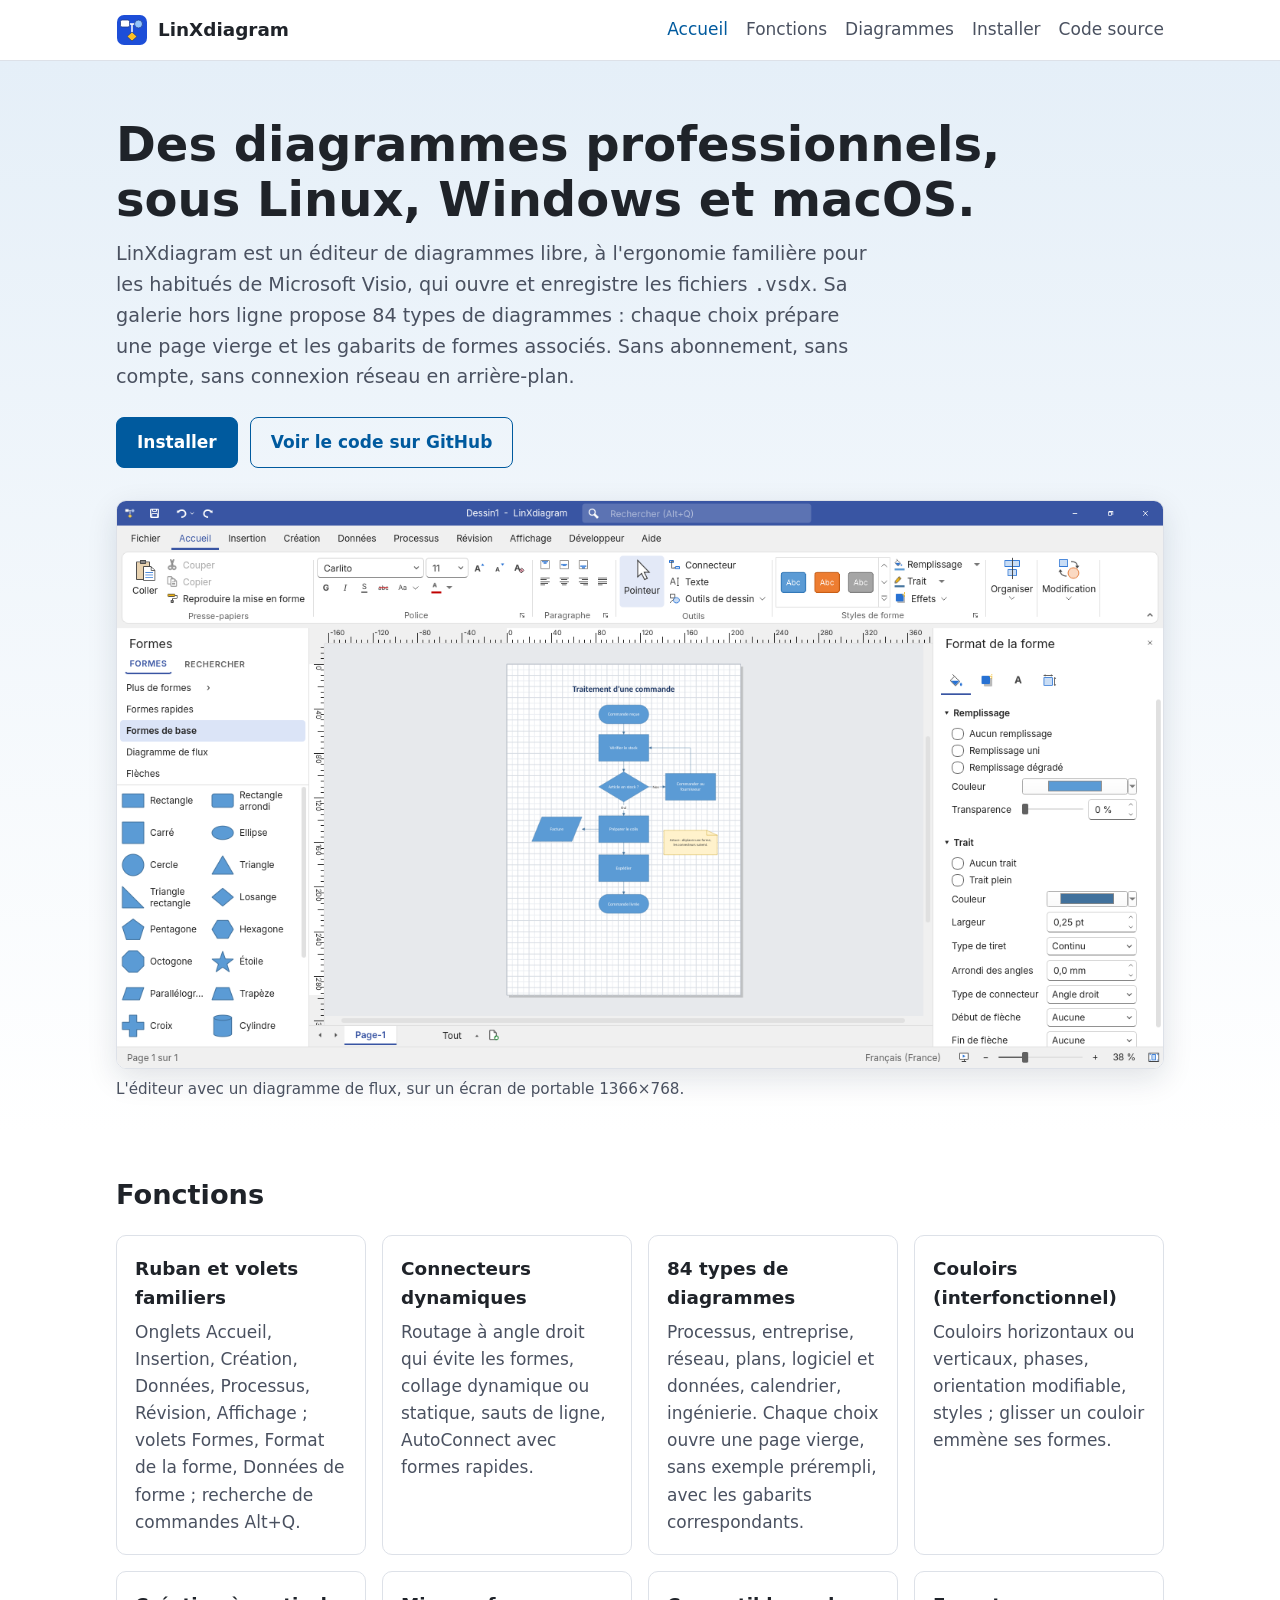
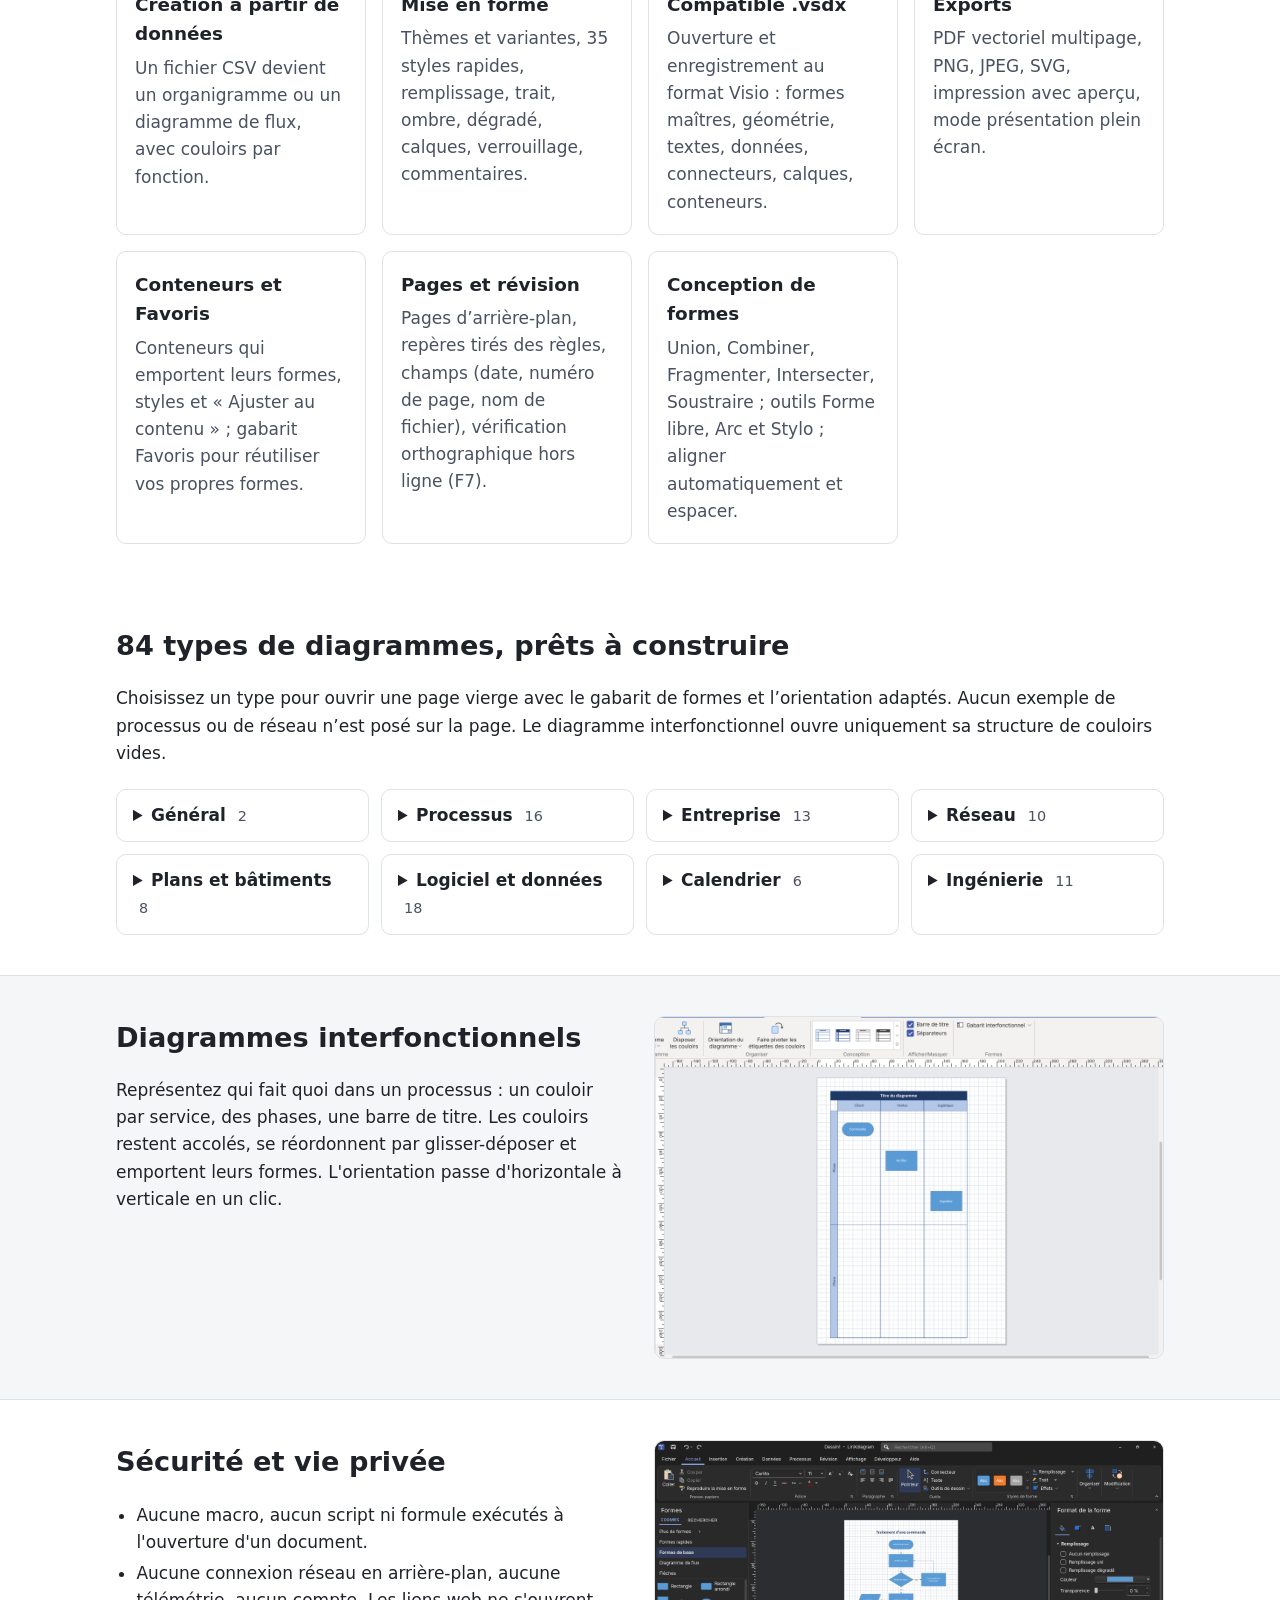
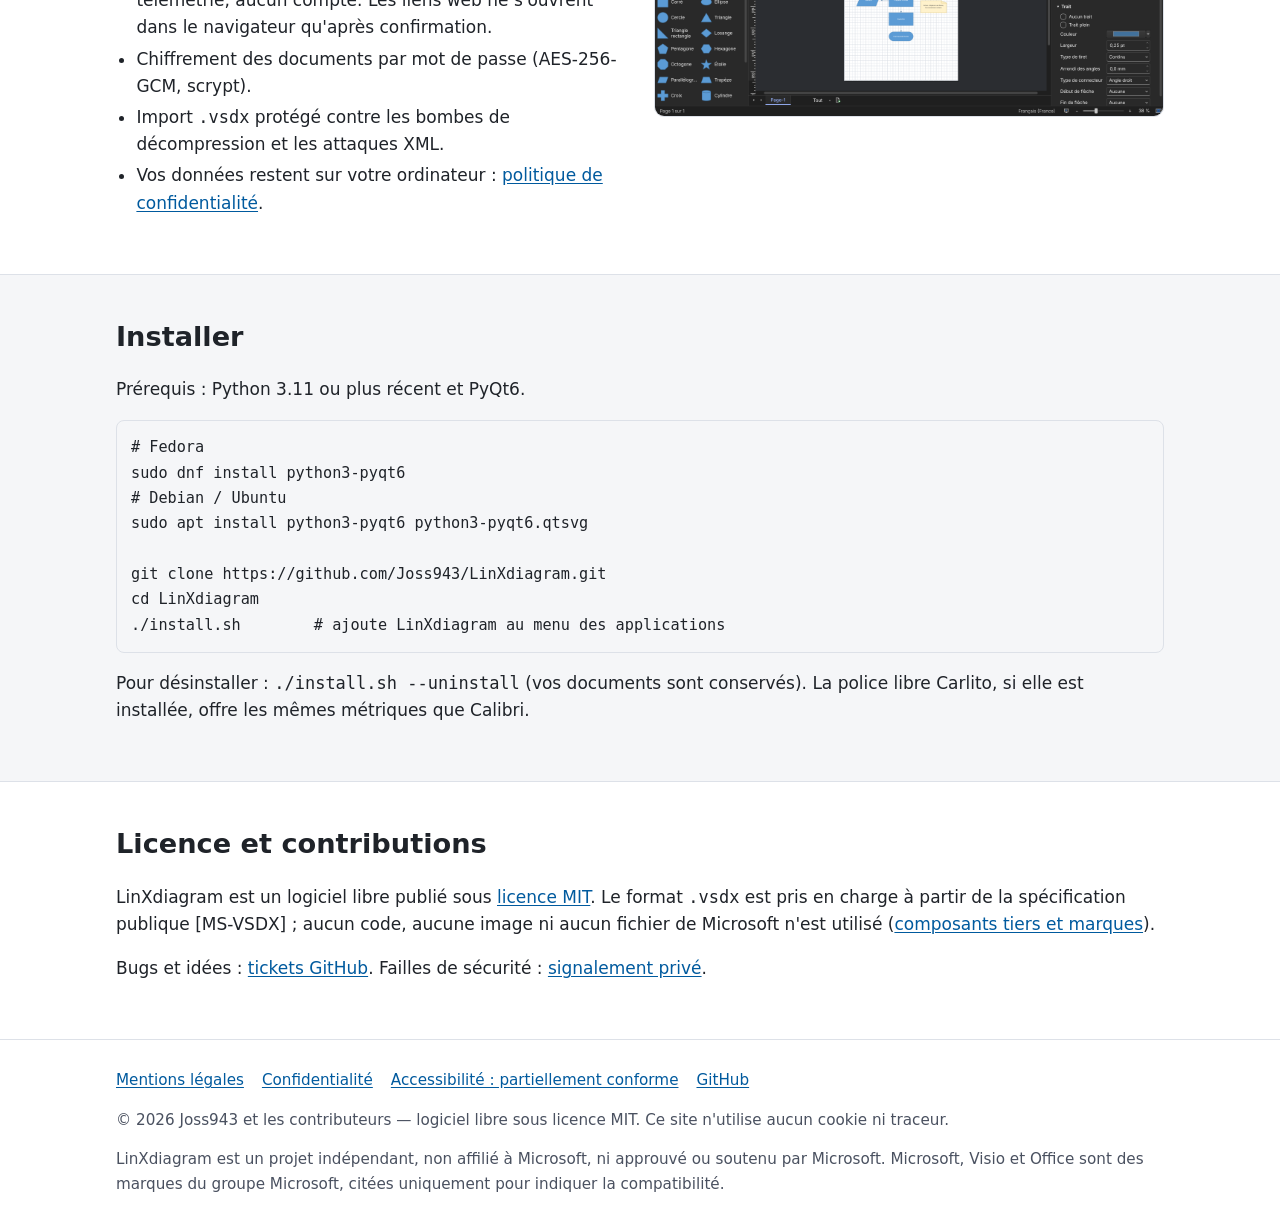
<file: docs/index.html>
<!doctype html>
<html lang="fr">
<head>
<meta charset="utf-8">
<meta name="viewport" content="width=device-width, initial-scale=1">
<title>LinXdiagram — éditeur de diagrammes libre pour Linux, Windows et macOS, compatible .vsdx</title>
<meta name="description" content="Éditeur de diagrammes libre pour Linux, Windows et macOS, à l'ergonomie familière pour les utilisateurs de Visio, compatible avec les fichiers .vsdx.">
<meta name="referrer" content="strict-origin-when-cross-origin">
<meta http-equiv="Content-Security-Policy" content="default-src 'self'; img-src 'self'; style-src 'self'; script-src 'none'; object-src 'none'; base-uri 'self'; form-action 'none'">
<link rel="icon" href="logo.svg" type="image/svg+xml">
<link rel="stylesheet" href="site.css">
</head>
<body>
<a class="skip" href="#contenu">Aller au contenu</a>
<header class="top"><div class="wrap">
  <a class="brand" href="index.html"><img src="logo.svg" alt="" width="32" height="32">LinXdiagram</a>
  <nav class="main" aria-label="Navigation principale"><a href="index.html" aria-current="page">Accueil</a><a href="index.html#fonctions">Fonctions</a><a href="index.html#diagrammes">Diagrammes</a><a href="index.html#installer">Installer</a><a href="https://github.com/Joss943/LinXdiagram">Code source</a></nav>
</div></header>
<main id="contenu">
<div class="hero"><div class="wrap">
  <h1>Des diagrammes professionnels,<br>sous Linux, Windows et macOS.</h1>
  <p class="lead">LinXdiagram est un éditeur de diagrammes libre, à l'ergonomie familière pour les habitués
  de Microsoft Visio, qui ouvre et enregistre les fichiers <code>.vsdx</code>. Sa galerie hors ligne propose
  84 types de diagrammes : chaque choix prépare une page vierge et les gabarits de formes associés. Sans
  abonnement, sans compte, sans connexion réseau en arrière-plan.</p>
  <div class="actions">
    <a class="btn primary" href="#installer">Installer</a>
    <a class="btn secondary" href="https://github.com/Joss943/LinXdiagram">Voir le code sur GitHub</a>
  </div>
  <figure class="shot">
    <img src="captures/editeur.png" width="1366" height="740"
      alt="Fenêtre de LinXdiagram : ruban en haut, volet Formes à gauche, diagramme de flux « Traitement d'une commande » au centre, volet Format de la forme à droite.">
    <figcaption>L'éditeur avec un diagramme de flux, sur un écran de portable 1366×768.</figcaption>
  </figure>
</div></div>

<section id="fonctions"><div class="wrap">
  <h2>Fonctions</h2>
  <div class="grid"><div class="card"><h3>Ruban et volets familiers</h3><p>Onglets Accueil, Insertion, Création, Données, Processus, Révision, Affichage ; volets Formes, Format de la forme, Données de forme ; recherche de commandes Alt+Q.</p></div><div class="card"><h3>Connecteurs dynamiques</h3><p>Routage à angle droit qui évite les formes, collage dynamique ou statique, sauts de ligne, AutoConnect avec formes rapides.</p></div><div class="card"><h3>84 types de diagrammes</h3><p>Processus, entreprise, réseau, plans, logiciel et données, calendrier, ingénierie. Chaque choix ouvre une page vierge, sans exemple prérempli, avec les gabarits correspondants.</p></div><div class="card"><h3>Couloirs (interfonctionnel)</h3><p>Couloirs horizontaux ou verticaux, phases, orientation modifiable, styles ; glisser un couloir emmène ses formes.</p></div><div class="card"><h3>Création à partir de données</h3><p>Un fichier CSV devient un organigramme ou un diagramme de flux, avec couloirs par fonction.</p></div><div class="card"><h3>Mise en forme</h3><p>Thèmes et variantes, 35 styles rapides, remplissage, trait, ombre, dégradé, calques, verrouillage, commentaires.</p></div><div class="card"><h3>Compatible .vsdx</h3><p>Ouverture et enregistrement au format Visio : formes maîtres, géométrie, textes, données, connecteurs, calques, conteneurs.</p></div><div class="card"><h3>Exports</h3><p>PDF vectoriel multipage, PNG, JPEG, SVG, impression avec aperçu, mode présentation plein écran.</p></div><div class="card"><h3>Conteneurs et Favoris</h3><p>Conteneurs qui emportent leurs formes, styles et « Ajuster au contenu » ; gabarit Favoris pour réutiliser vos propres formes.</p></div><div class="card"><h3>Pages et révision</h3><p>Pages d’arrière-plan, repères tirés des règles, champs (date, numéro de page, nom de fichier), vérification orthographique hors ligne (F7).</p></div><div class="card"><h3>Conception de formes</h3><p>Union, Combiner, Fragmenter, Intersecter, Soustraire ; outils Forme libre, Arc et Stylo ; aligner automatiquement et espacer.</p></div></div>
</div></section>

<section id="diagrammes" class="catalog"><div class="wrap">
  <h2>84 types de diagrammes, prêts à construire</h2>
  <p>Choisissez un type pour ouvrir une page vierge avec le gabarit de formes et l’orientation adaptés.
  Aucun exemple de processus ou de réseau n’est posé sur la page. Le diagramme interfonctionnel
  ouvre uniquement sa structure de couloirs vides.</p>
  <div class="catalog-groups">
  <details><summary>Général <span>2</span></summary>
    <ul><li>Dessin vierge</li><li>Diagramme de blocs</li></ul>
  </details>
  <details><summary>Processus <span>16</span></summary>
    <ul><li>Diagramme de flux</li><li>Diagramme interfonctionnel</li><li>Diagramme BPMN</li><li>Flux de travail</li><li>Flux de processus</li><li>Flux de données</li><li>Cartographie de la chaîne de valeur</li><li>Diagramme Six Sigma</li><li>Diagramme IDEF0</li><li>Modèle IDEF1X</li><li>Diagramme SDL</li><li>Arbre de défaillances</li><li>Diagramme de flux de base</li><li>Diagramme interfonctionnel horizontal</li><li>Diagramme interfonctionnel vertical</li><li>Flux de travail SharePoint</li></ul>
  </details>
  <details><summary>Entreprise <span>13</span></summary>
    <ul><li>Organigramme</li><li>Brainstorming</li><li>Cause et effet</li><li>Analyse SWOT</li><li>Diagramme matriciel</li><li>Diagramme pyramidal</li><li>Diagramme de Venn</li><li>Diagramme marketing</li><li>Gestion de la qualité (TQM)</li><li>Chaîne de processus pilotée par événements</li><li>Diagramme d’audit</li><li>Processus métier</li><li>Diagramme de relations</li></ul>
  </details>
  <details><summary>Réseau <span>10</span></summary>
    <ul><li>Réseau détaillé</li><li>Réseau logique</li><li>Réseau domestique</li><li>Réseau en étoile</li><li>Réseau physique</li><li>Rack de serveurs</li><li>Services Active Directory</li><li>Annuaire LDAP</li><li>Architecture Azure</li><li>Architecture AWS</li></ul>
  </details>
  <details><summary>Plans et bâtiments <span>8</span></summary>
    <ul><li>Plan d’aménagement</li><li>Plan de bureau</li><li>Plan de maison</li><li>Plan de site</li><li>Plan d’usine</li><li>Systèmes CVC</li><li>Carte directionnelle</li><li>Plan de bâtiment</li></ul>
  </details>
  <details><summary>Logiciel et données <span>18</span></summary>
    <ul><li>Diagramme de classes UML</li><li>Diagramme de séquence UML</li><li>Diagramme de cas d’utilisation</li><li>Diagramme d’activité UML</li><li>Diagramme de composants UML</li><li>Diagramme de déploiement UML</li><li>Diagramme d’états UML</li><li>Entité-association (Crow’s Foot)</li><li>Entité-association (Chen)</li><li>Modèle de base de données</li><li>Site web</li><li>Plan de site web</li><li>Maquette filaire</li><li>Architecture d’application</li><li>Diagramme de communication UML</li><li>Diagramme de temps UML</li><li>Diagramme de packages UML</li><li>Relations de base de données</li></ul>
  </details>
  <details><summary>Calendrier <span>6</span></summary>
    <ul><li>Chronologie</li><li>Calendrier</li><li>Diagramme de Gantt</li><li>Diagramme PERT</li><li>Planning de projet</li><li>Feuille de route</li></ul>
  </details>
  <details><summary>Ingénierie <span>11</span></summary>
    <ul><li>Schéma électrique</li><li>Schéma électrique détaillé</li><li>Tuyauterie et instrumentation</li><li>Puissance hydraulique et pneumatique</li><li>Instrumentation</li><li>Commandes industrielles</li><li>Assemblage</li><li>Pièces et assemblage</li><li>Diagramme de systèmes</li><li>Logique</li><li>Ingénierie mécanique</li></ul>
  </details>
  </div>
</div></section>

<section class="alt"><div class="wrap two">
  <div>
    <h2>Diagrammes interfonctionnels</h2>
    <p>Représentez qui fait quoi dans un processus : un couloir par service, des phases, une barre de titre.
    Les couloirs restent accolés, se réordonnent par glisser-déposer et emportent leurs formes. L'orientation
    passe d'horizontale à verticale en un clic.</p>
  </div>
  <img src="captures/couloirs-vertical.png" width="1160" height="780"
    alt="Diagramme interfonctionnel vertical avec trois colonnes Client, Ventes et Logistique, et l'onglet Diagramme de flux interfonctionnel du ruban.">
</div></section>

<section id="securite"><div class="wrap two">
  <div>
    <h2>Sécurité et vie privée</h2>
    <ul class="check">
      <li>Aucune macro, aucun script ni formule exécutés à l'ouverture d'un document.</li>
      <li>Aucune connexion réseau en arrière-plan, aucune télémétrie, aucun compte. Les liens web
        ne s'ouvrent dans le navigateur qu'après confirmation.</li>
      <li>Chiffrement des documents par mot de passe (AES-256-GCM, scrypt).</li>
      <li>Import <code>.vsdx</code> protégé contre les bombes de décompression et les attaques XML.</li>
      <li>Vos données restent sur votre ordinateur : <a href="confidentialite.html">politique de confidentialité</a>.</li>
    </ul>
  </div>
  <img src="captures/editeur-sombre.png" width="1366" height="740"
    alt="LinXdiagram avec le thème sombre.">
</div></section>

<section id="installer" class="alt"><div class="wrap">
  <h2>Installer</h2>
  <p>Prérequis : Python 3.11 ou plus récent et PyQt6.</p>
  <pre><code># Fedora
sudo dnf install python3-pyqt6
# Debian / Ubuntu
sudo apt install python3-pyqt6 python3-pyqt6.qtsvg

git clone https://github.com/Joss943/LinXdiagram.git
cd LinXdiagram
./install.sh        # ajoute LinXdiagram au menu des applications</code></pre>
  <p>Pour désinstaller : <code>./install.sh --uninstall</code> (vos documents sont conservés).
  La police libre Carlito, si elle est installée, offre les mêmes métriques que Calibri.</p>
</div></section>

<section><div class="wrap">
  <h2>Licence et contributions</h2>
  <p>LinXdiagram est un logiciel libre publié sous <a href="https://github.com/Joss943/LinXdiagram/blob/main/LICENSE">licence MIT</a>.
  Le format <code>.vsdx</code> est pris en charge à partir de la spécification publique [MS-VSDX] ; aucun code,
  aucune image ni aucun fichier de Microsoft n'est utilisé (<a href="https://github.com/Joss943/LinXdiagram/blob/main/THIRD_PARTY_NOTICES.md">composants
  tiers et marques</a>).</p>
  <p>Bugs et idées : <a href="https://github.com/Joss943/LinXdiagram/issues">tickets GitHub</a>. Failles de sécurité :
  <a href="https://github.com/Joss943/LinXdiagram/security/advisories/new">signalement privé</a>.</p>
</div></section>
</main>
<footer><div class="wrap">
  <nav aria-label="Informations légales">
    <a href="mentions-legales.html">Mentions légales</a>
    <a href="confidentialite.html">Confidentialité</a>
    <a href="accessibilite.html">Accessibilité : partiellement conforme</a>
    <a href="https://github.com/Joss943/LinXdiagram">GitHub</a>
  </nav>
  <p>© 2026 Joss943 et les contributeurs — logiciel libre sous licence MIT. Ce site n'utilise aucun cookie ni traceur.</p>
  <p>LinXdiagram est un projet indépendant, non affilié à Microsoft, ni approuvé ou soutenu par Microsoft.
  Microsoft, Visio et Office sont des marques du groupe Microsoft, citées uniquement pour indiquer la compatibilité.</p>
</div></footer>
</body>
</html>
</file>
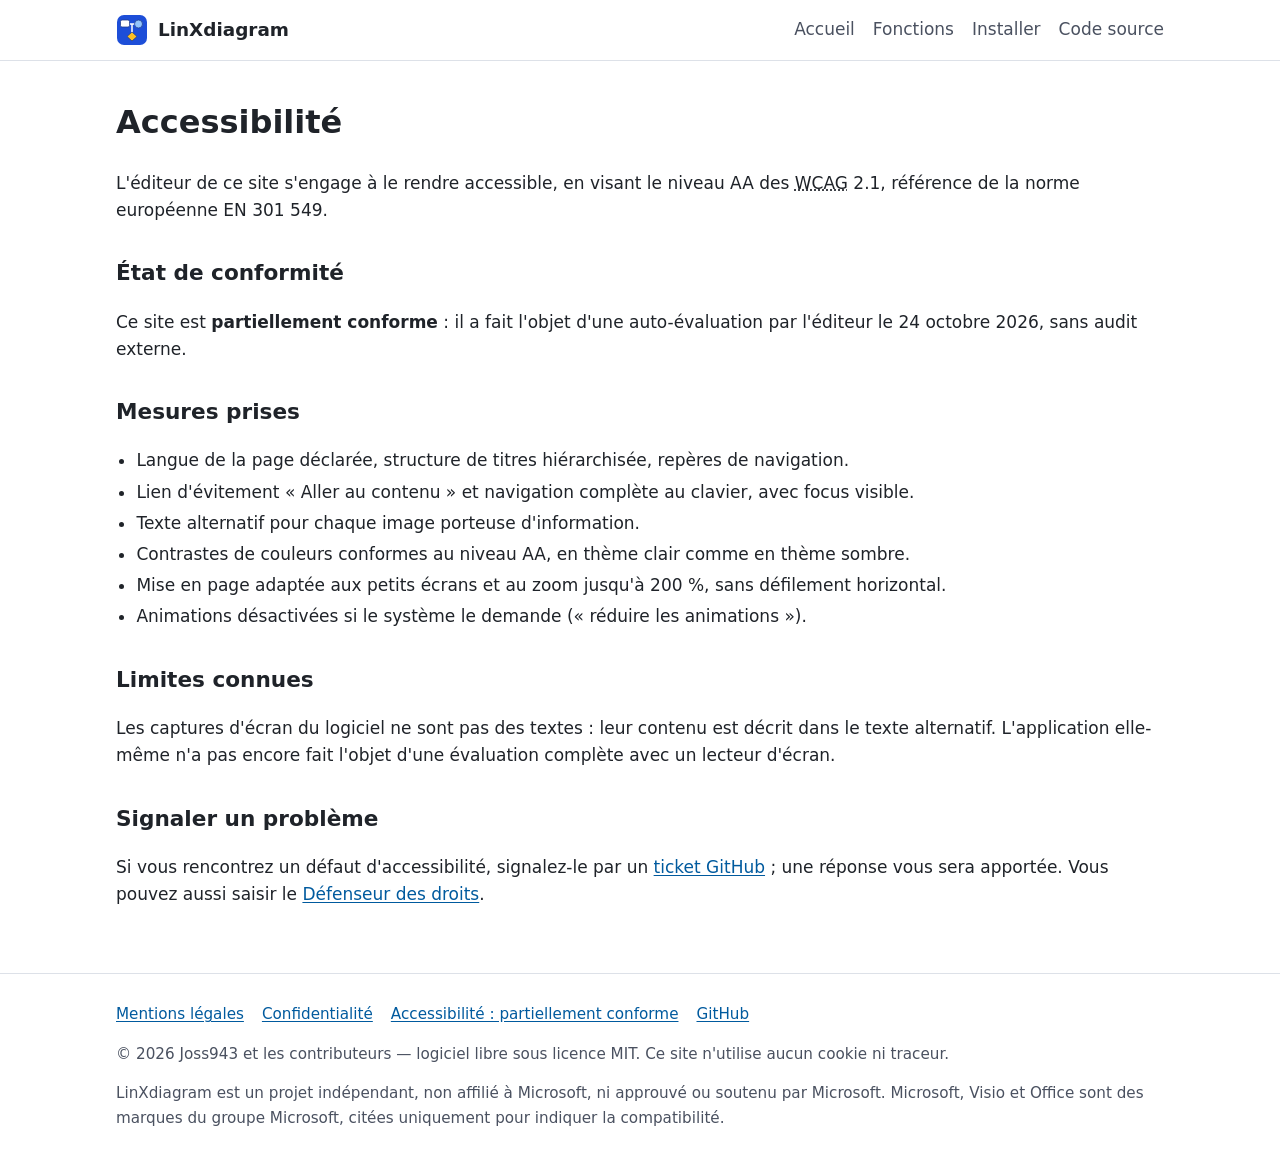
<file: docs/accessibilite.html>
<!doctype html>
<html lang="fr">
<head>
<meta charset="utf-8">
<meta name="viewport" content="width=device-width, initial-scale=1">
<title>Accessibilité — LinXdiagram</title>
<meta name="description" content="Déclaration d'accessibilité du site LinXdiagram.">
<meta name="referrer" content="strict-origin-when-cross-origin">
<meta http-equiv="Content-Security-Policy" content="default-src 'self'; img-src 'self'; style-src 'self'; script-src 'none'; object-src 'none'; base-uri 'self'; form-action 'none'">
<link rel="icon" href="logo.svg" type="image/svg+xml">
<link rel="stylesheet" href="site.css">
</head>
<body>
<a class="skip" href="#contenu">Aller au contenu</a>
<header class="top"><div class="wrap">
  <a class="brand" href="index.html"><img src="logo.svg" alt="" width="32" height="32">LinXdiagram</a>
  <nav class="main" aria-label="Navigation principale"><a href="index.html">Accueil</a><a href="index.html#fonctions">Fonctions</a><a href="index.html#installer">Installer</a><a href="https://github.com/Joss943/LinXdiagram">Code source</a></nav>
</div></header>
<main id="contenu" class="doc"><div class="wrap">
<h1>Accessibilité</h1>
<p>L'éditeur de ce site s'engage à le rendre accessible, en visant le niveau AA des
<abbr title="Web Content Accessibility Guidelines">WCAG</abbr> 2.1, référence de la norme européenne
EN 301 549.</p>
<h2>État de conformité</h2>
<p>Ce site est <strong>partiellement conforme</strong> : il a fait l'objet d'une auto-évaluation par l'éditeur
le 24 octobre 2026, sans audit externe.</p>
<h2>Mesures prises</h2>
<ul class="check">
<li>Langue de la page déclarée, structure de titres hiérarchisée, repères de navigation.</li>
<li>Lien d'évitement « Aller au contenu » et navigation complète au clavier, avec focus visible.</li>
<li>Texte alternatif pour chaque image porteuse d'information.</li>
<li>Contrastes de couleurs conformes au niveau AA, en thème clair comme en thème sombre.</li>
<li>Mise en page adaptée aux petits écrans et au zoom jusqu'à 200 %, sans défilement horizontal.</li>
<li>Animations désactivées si le système le demande (« réduire les animations »).</li>
</ul>
<h2>Limites connues</h2>
<p>Les captures d'écran du logiciel ne sont pas des textes : leur contenu est décrit dans le texte alternatif.
L'application elle-même n'a pas encore fait l'objet d'une évaluation complète avec un lecteur d'écran.</p>
<h2>Signaler un problème</h2>
<p>Si vous rencontrez un défaut d'accessibilité, signalez-le par un <a href="https://github.com/Joss943/LinXdiagram/issues">ticket GitHub</a> ;
une réponse vous sera apportée. Vous pouvez aussi saisir le <a href="https://www.defenseurdesdroits.fr">Défenseur
des droits</a>.</p>
</div></main>
<footer><div class="wrap">
  <nav aria-label="Informations légales">
    <a href="mentions-legales.html">Mentions légales</a>
    <a href="confidentialite.html">Confidentialité</a>
    <a href="accessibilite.html">Accessibilité : partiellement conforme</a>
    <a href="https://github.com/Joss943/LinXdiagram">GitHub</a>
  </nav>
  <p>© 2026 Joss943 et les contributeurs — logiciel libre sous licence MIT. Ce site n'utilise aucun cookie ni traceur.</p>
  <p>LinXdiagram est un projet indépendant, non affilié à Microsoft, ni approuvé ou soutenu par Microsoft.
  Microsoft, Visio et Office sont des marques du groupe Microsoft, citées uniquement pour indiquer la compatibilité.</p>
</div></footer>
</body>
</html>
</file>
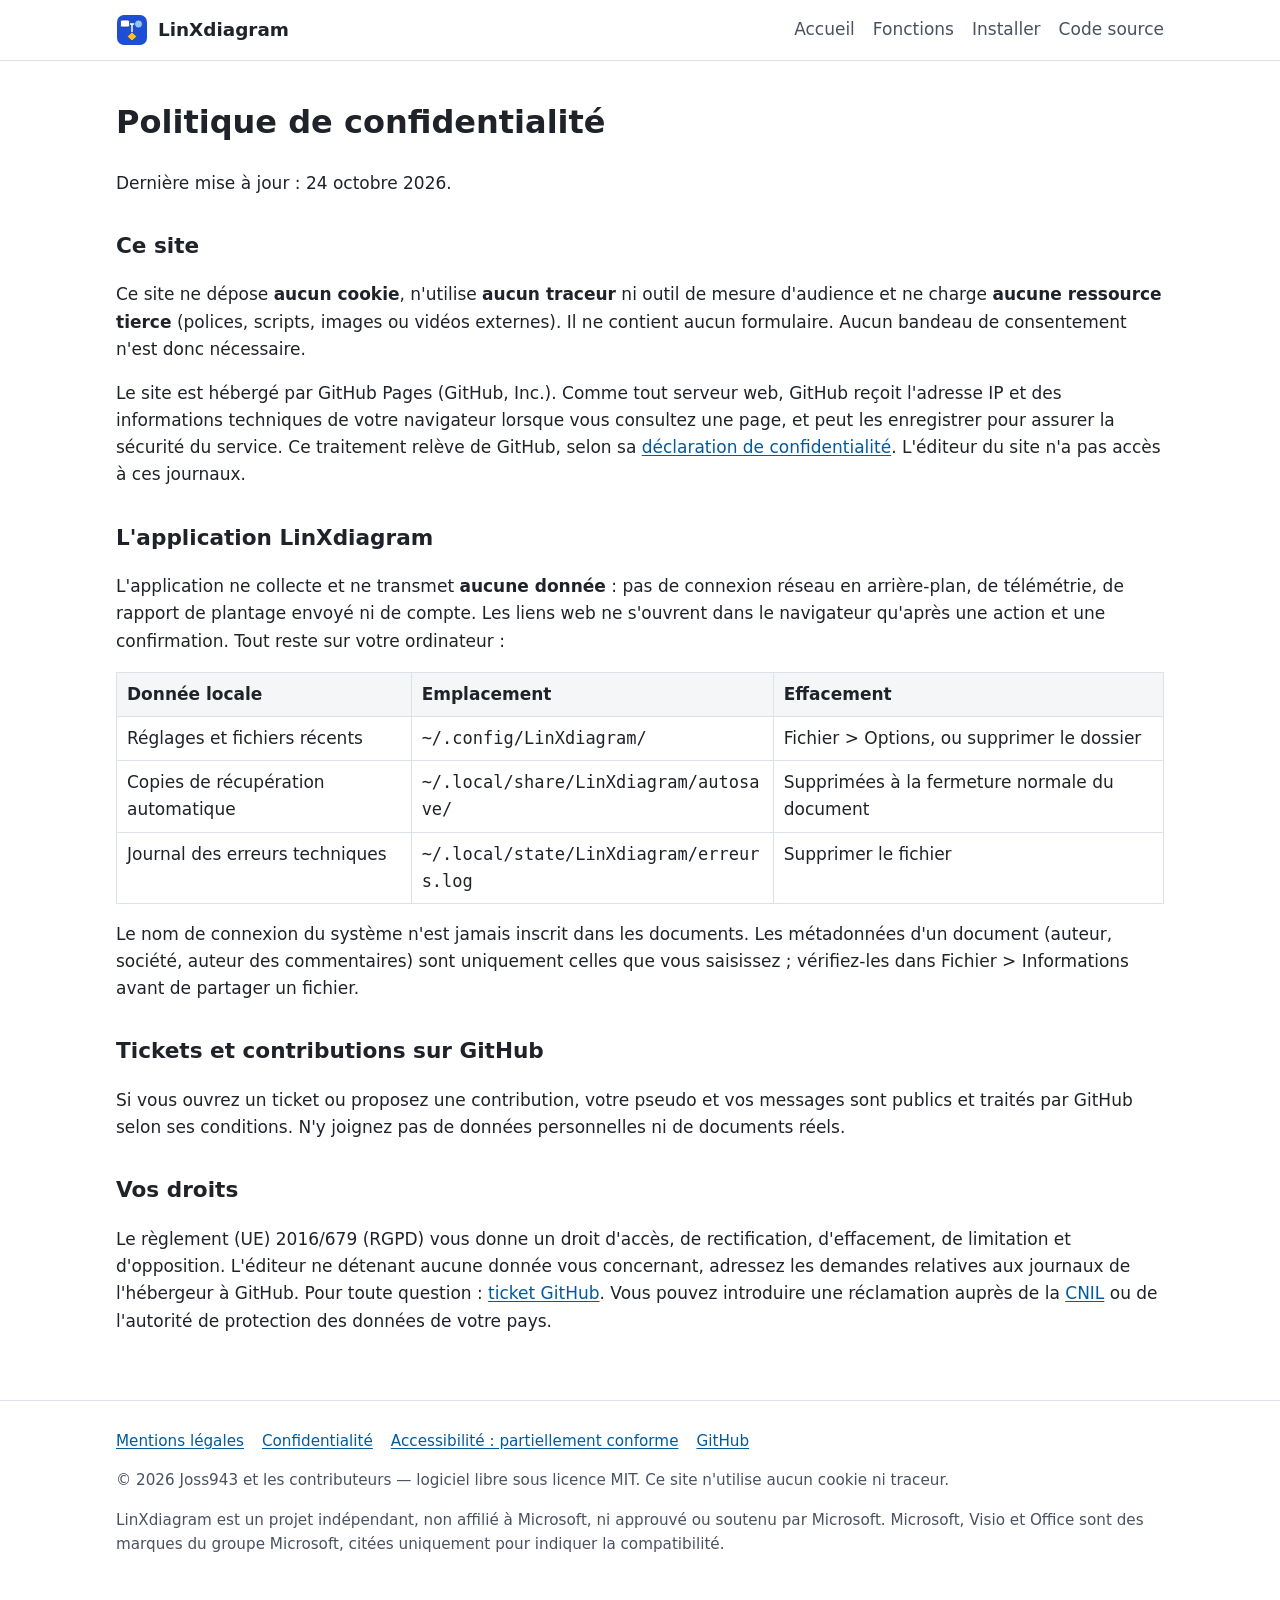
<file: docs/confidentialite.html>
<!doctype html>
<html lang="fr">
<head>
<meta charset="utf-8">
<meta name="viewport" content="width=device-width, initial-scale=1">
<title>Confidentialité — LinXdiagram</title>
<meta name="description" content="Politique de confidentialité du site et de l'application LinXdiagram.">
<meta name="referrer" content="strict-origin-when-cross-origin">
<meta http-equiv="Content-Security-Policy" content="default-src 'self'; img-src 'self'; style-src 'self'; script-src 'none'; object-src 'none'; base-uri 'self'; form-action 'none'">
<link rel="icon" href="logo.svg" type="image/svg+xml">
<link rel="stylesheet" href="site.css">
</head>
<body>
<a class="skip" href="#contenu">Aller au contenu</a>
<header class="top"><div class="wrap">
  <a class="brand" href="index.html"><img src="logo.svg" alt="" width="32" height="32">LinXdiagram</a>
  <nav class="main" aria-label="Navigation principale"><a href="index.html">Accueil</a><a href="index.html#fonctions">Fonctions</a><a href="index.html#installer">Installer</a><a href="https://github.com/Joss943/LinXdiagram">Code source</a></nav>
</div></header>
<main id="contenu" class="doc"><div class="wrap">
<h1>Politique de confidentialité</h1>
<p>Dernière mise à jour : 24 octobre 2026.</p>
<h2>Ce site</h2>
<p>Ce site ne dépose <strong>aucun cookie</strong>, n'utilise <strong>aucun traceur</strong> ni outil de mesure
d'audience et ne charge <strong>aucune ressource tierce</strong> (polices, scripts, images ou vidéos externes).
Il ne contient aucun formulaire. Aucun bandeau de consentement n'est donc nécessaire.</p>
<p>Le site est hébergé par GitHub Pages (GitHub, Inc.). Comme tout serveur web, GitHub reçoit l'adresse IP
et des informations techniques de votre navigateur lorsque vous consultez une page, et peut les enregistrer
pour assurer la sécurité du service. Ce traitement relève de GitHub, selon sa
<a href="https://docs.github.com/fr/site-policy/privacy-policies/github-general-privacy-statement">déclaration
de confidentialité</a>. L'éditeur du site n'a pas accès à ces journaux.</p>
<h2>L'application LinXdiagram</h2>
<p>L'application ne collecte et ne transmet <strong>aucune donnée</strong> : pas de connexion réseau en arrière-plan, de
 télémétrie, de rapport de plantage envoyé ni de compte. Les liens web ne s'ouvrent dans le navigateur
 qu'après une action et une confirmation. Tout reste sur votre ordinateur :</p>
<table>
<thead><tr><th scope="col">Donnée locale</th><th scope="col">Emplacement</th><th scope="col">Effacement</th></tr></thead>
<tbody>
<tr><td>Réglages et fichiers récents</td><td><code>~/.config/LinXdiagram/</code></td><td>Fichier &gt; Options, ou supprimer le dossier</td></tr>
<tr><td>Copies de récupération automatique</td><td><code>~/.local/share/LinXdiagram/autosave/</code></td><td>Supprimées à la fermeture normale du document</td></tr>
<tr><td>Journal des erreurs techniques</td><td><code>~/.local/state/LinXdiagram/erreurs.log</code></td><td>Supprimer le fichier</td></tr>
</tbody>
</table>
<p>Le nom de connexion du système n'est jamais inscrit dans les documents. Les métadonnées d'un document
(auteur, société, auteur des commentaires) sont uniquement celles que vous saisissez ; vérifiez-les dans
Fichier &gt; Informations avant de partager un fichier.</p>
<h2>Tickets et contributions sur GitHub</h2>
<p>Si vous ouvrez un ticket ou proposez une contribution, votre pseudo et vos messages sont publics et
traités par GitHub selon ses conditions. N'y joignez pas de données personnelles ni de documents réels.</p>
<h2>Vos droits</h2>
<p>Le règlement (UE) 2016/679 (RGPD) vous donne un droit d'accès, de rectification, d'effacement, de
limitation et d'opposition. L'éditeur ne détenant aucune donnée vous concernant, adressez les demandes
relatives aux journaux de l'hébergeur à GitHub. Pour toute question : <a href="https://github.com/Joss943/LinXdiagram/issues">ticket GitHub</a>.
Vous pouvez introduire une réclamation auprès de la <a href="https://www.cnil.fr">CNIL</a> ou de l'autorité
de protection des données de votre pays.</p>
</div></main>
<footer><div class="wrap">
  <nav aria-label="Informations légales">
    <a href="mentions-legales.html">Mentions légales</a>
    <a href="confidentialite.html">Confidentialité</a>
    <a href="accessibilite.html">Accessibilité : partiellement conforme</a>
    <a href="https://github.com/Joss943/LinXdiagram">GitHub</a>
  </nav>
  <p>© 2026 Joss943 et les contributeurs — logiciel libre sous licence MIT. Ce site n'utilise aucun cookie ni traceur.</p>
  <p>LinXdiagram est un projet indépendant, non affilié à Microsoft, ni approuvé ou soutenu par Microsoft.
  Microsoft, Visio et Office sont des marques du groupe Microsoft, citées uniquement pour indiquer la compatibilité.</p>
</div></footer>
</body>
</html>
</file>
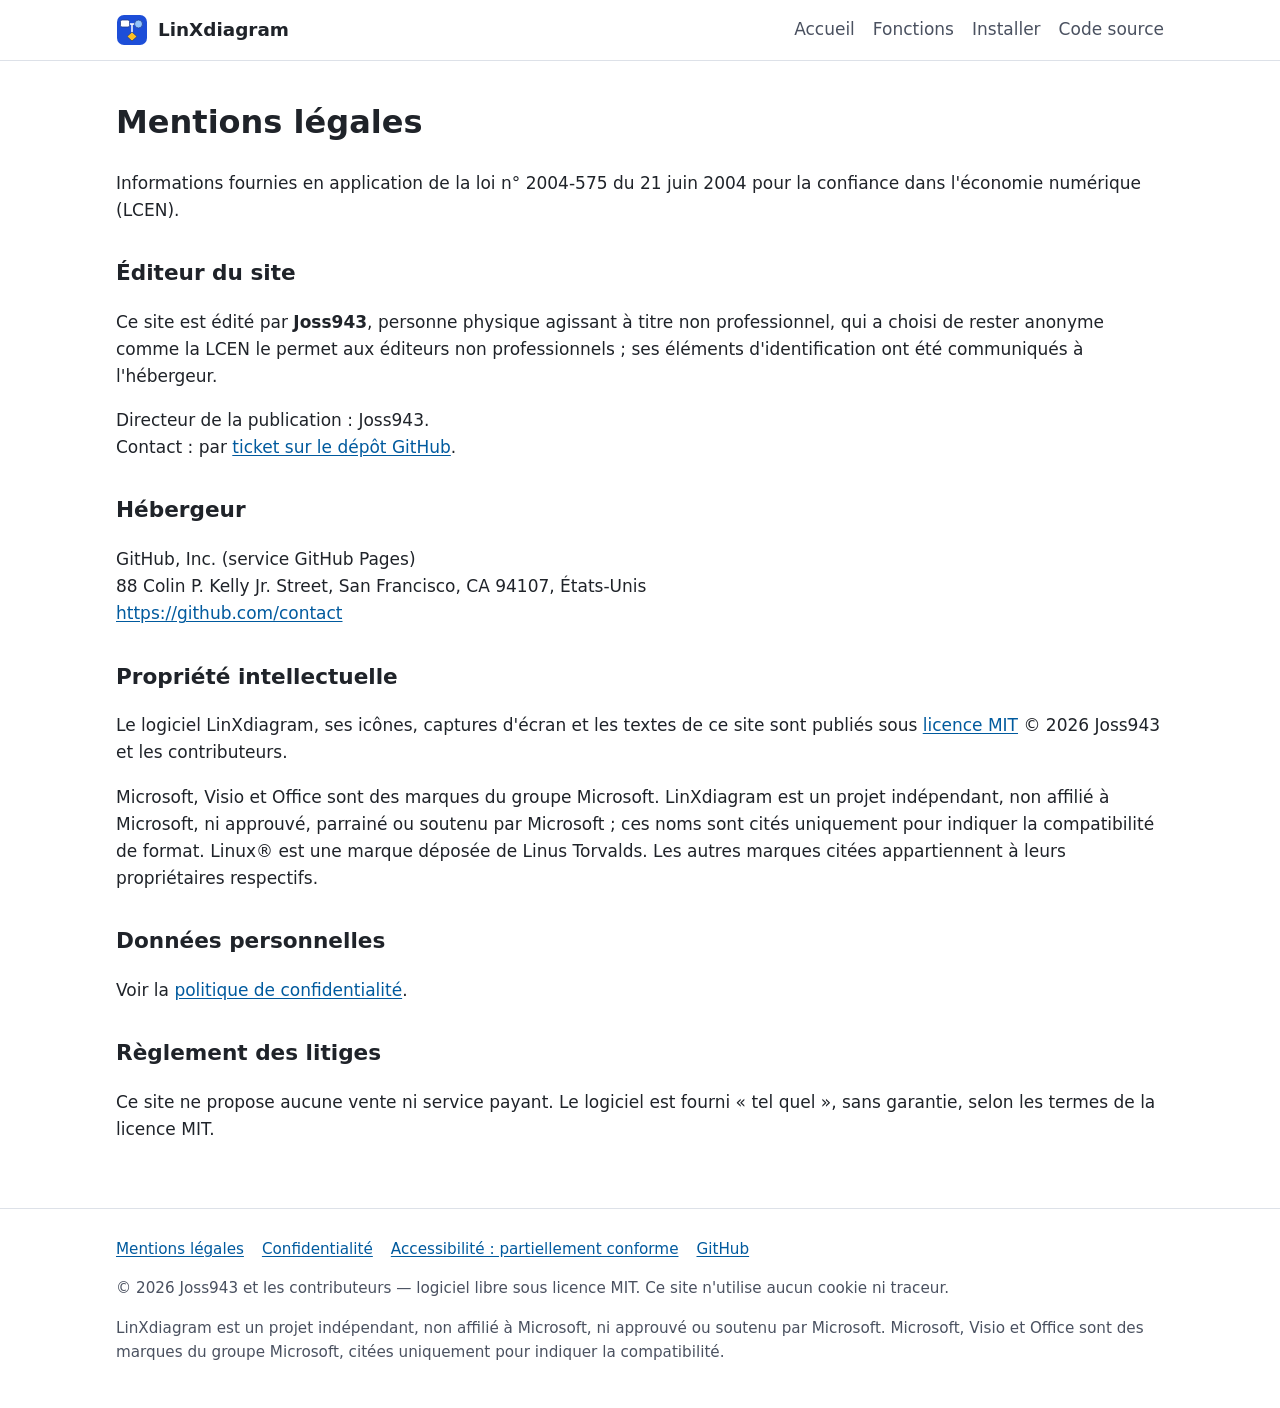
<file: docs/mentions-legales.html>
<!doctype html>
<html lang="fr">
<head>
<meta charset="utf-8">
<meta name="viewport" content="width=device-width, initial-scale=1">
<title>Mentions légales — LinXdiagram</title>
<meta name="description" content="Mentions légales du site LinXdiagram.">
<meta name="referrer" content="strict-origin-when-cross-origin">
<meta http-equiv="Content-Security-Policy" content="default-src 'self'; img-src 'self'; style-src 'self'; script-src 'none'; object-src 'none'; base-uri 'self'; form-action 'none'">
<link rel="icon" href="logo.svg" type="image/svg+xml">
<link rel="stylesheet" href="site.css">
</head>
<body>
<a class="skip" href="#contenu">Aller au contenu</a>
<header class="top"><div class="wrap">
  <a class="brand" href="index.html"><img src="logo.svg" alt="" width="32" height="32">LinXdiagram</a>
  <nav class="main" aria-label="Navigation principale"><a href="index.html">Accueil</a><a href="index.html#fonctions">Fonctions</a><a href="index.html#installer">Installer</a><a href="https://github.com/Joss943/LinXdiagram">Code source</a></nav>
</div></header>
<main id="contenu" class="doc"><div class="wrap">
<h1>Mentions légales</h1>
<p>Informations fournies en application de la loi n° 2004-575 du 21 juin 2004 pour la confiance dans
l'économie numérique (LCEN).</p>
<h2>Éditeur du site</h2>
<p>Ce site est édité par <strong>Joss943</strong>, personne physique agissant à titre non professionnel, qui
a choisi de rester anonyme comme la LCEN le permet aux éditeurs non professionnels ; ses éléments
d'identification ont été communiqués à l'hébergeur.</p>
<p>Directeur de la publication : Joss943.<br>
Contact : par <a href="https://github.com/Joss943/LinXdiagram/issues">ticket sur le dépôt GitHub</a>.</p>
<h2>Hébergeur</h2>
<p>GitHub, Inc. (service GitHub Pages)<br>88 Colin P. Kelly Jr. Street, San Francisco, CA 94107, États-Unis<br>
<a href="https://github.com/contact">https://github.com/contact</a></p>
<h2>Propriété intellectuelle</h2>
<p>Le logiciel LinXdiagram, ses icônes, captures d'écran et les textes de ce site sont publiés sous
<a href="https://github.com/Joss943/LinXdiagram/blob/main/LICENSE">licence MIT</a> © 2026 Joss943 et les contributeurs.</p>
<p>Microsoft, Visio et Office sont des marques du groupe Microsoft. LinXdiagram est un projet indépendant,
non affilié à Microsoft, ni approuvé, parrainé ou soutenu par Microsoft ; ces noms sont cités uniquement
pour indiquer la compatibilité de format. Linux® est une marque déposée de Linus Torvalds. Les autres
marques citées appartiennent à leurs propriétaires respectifs.</p>
<h2>Données personnelles</h2>
<p>Voir la <a href="confidentialite.html">politique de confidentialité</a>.</p>
<h2>Règlement des litiges</h2>
<p>Ce site ne propose aucune vente ni service payant. Le logiciel est fourni « tel quel », sans garantie,
selon les termes de la licence MIT.</p>
</div></main>
<footer><div class="wrap">
  <nav aria-label="Informations légales">
    <a href="mentions-legales.html">Mentions légales</a>
    <a href="confidentialite.html">Confidentialité</a>
    <a href="accessibilite.html">Accessibilité : partiellement conforme</a>
    <a href="https://github.com/Joss943/LinXdiagram">GitHub</a>
  </nav>
  <p>© 2026 Joss943 et les contributeurs — logiciel libre sous licence MIT. Ce site n'utilise aucun cookie ni traceur.</p>
  <p>LinXdiagram est un projet indépendant, non affilié à Microsoft, ni approuvé ou soutenu par Microsoft.
  Microsoft, Visio et Office sont des marques du groupe Microsoft, citées uniquement pour indiquer la compatibilité.</p>
</div></footer>
</body>
</html>
</file>
<file: docs/site.css>
/* Site de LinXdiagram : aucune ressource externe (RGPD), contrastes WCAG 2.1 AA. */
:root {
  --accent: #005a9e; --accent-strong: #004578; --accent-soft: #e5eff8;
  --bg: #ffffff; --bg2: #f5f6f8; --text: #1f2329; --text2: #4a5160; --border: #dde1e8;
  --radius: 10px; --max: 1080px;
  font-family: system-ui, -apple-system, "Segoe UI", Inter, Cantarell, "Noto Sans", Roboto, sans-serif;
}
@media (prefers-color-scheme: dark) {
  :root { --accent: #76b8ed; --accent-strong: #a2d5fc; --accent-soft: #22384f;
          --bg: #15171c; --bg2: #1d2027; --text: #eceef2; --text2: #b4bac6; --border: #333844; }
}
* { box-sizing: border-box; }
html { scroll-behavior: smooth; }
@media (prefers-reduced-motion: reduce) { html { scroll-behavior: auto; } * { transition: none !important; } }
body { margin: 0; background: var(--bg); color: var(--text); line-height: 1.6; font-size: 1.0625rem; }
a { color: var(--accent); text-underline-offset: 2px; }
a:hover { color: var(--accent-strong); }
:focus-visible { outline: 3px solid var(--accent); outline-offset: 2px; border-radius: 4px; }
.skip { position: absolute; left: -9999px; top: 0; background: var(--accent); color: #fff; padding: 8px 14px; z-index: 10; }
.skip:focus { left: 8px; top: 8px; color: #fff; }
.wrap { max-width: var(--max); margin: 0 auto; padding: 0 16px; }
header.top { border-bottom: 1px solid var(--border); background: var(--bg); position: sticky; top: 0; z-index: 5; }
header.top .wrap { display: flex; align-items: center; gap: 16px; min-height: 60px; flex-wrap: wrap; }
.brand { display: flex; align-items: center; gap: 10px; font-weight: 700; font-size: 1.15rem; color: var(--text); text-decoration: none; }
.brand img { width: 32px; height: 32px; }
nav.main { margin-left: auto; display: flex; gap: 18px; flex-wrap: wrap; }
nav.main a { color: var(--text2); text-decoration: none; font-weight: 500; }
nav.main a:hover, nav.main a[aria-current="page"] { color: var(--accent); }
.hero { padding: 56px 0 32px; background: linear-gradient(180deg, var(--accent-soft), var(--bg)); }
.hero h1 { font-size: clamp(2rem, 5vw, 3rem); line-height: 1.15; margin: 0 0 12px; }
.hero p.lead { font-size: 1.2rem; color: var(--text2); max-width: 760px; margin: 0 0 24px; }
.actions { display: flex; gap: 12px; flex-wrap: wrap; }
.btn { display: inline-block; padding: 11px 20px; border-radius: 8px; font-weight: 600; text-decoration: none; border: 1px solid var(--accent); }
.btn.primary { background: var(--accent); color: #fff; }
.btn.primary:hover { background: var(--accent-strong); color: #fff; }
.btn.secondary { color: var(--accent); background: transparent; }
.shot { margin: 32px 0 0; }
.shot img { width: 100%; height: auto; border-radius: var(--radius); border: 1px solid var(--border); box-shadow: 0 10px 30px rgba(20, 30, 60, .12); display: block; }
.shot figcaption { color: var(--text2); font-size: .95rem; margin-top: 8px; }
section { padding: 40px 0; }
section.alt { background: var(--bg2); border-top: 1px solid var(--border); border-bottom: 1px solid var(--border); }
h2 { font-size: 1.7rem; margin: 0 0 18px; }
h3 { font-size: 1.15rem; margin: 0 0 6px; }
.grid { display: grid; grid-template-columns: repeat(auto-fit, minmax(240px, 1fr)); gap: 16px; }
.card { background: var(--bg); border: 1px solid var(--border); border-radius: var(--radius); padding: 18px; }
.card p { margin: 0; color: var(--text2); }
.two { display: grid; grid-template-columns: 1fr 1fr; gap: 28px; align-items: start; }
@media (max-width: 760px) { .two { grid-template-columns: 1fr; } nav.main { margin-left: 0; } }
.two img { width: 100%; height: auto; border-radius: var(--radius); border: 1px solid var(--border); }
ul.check { padding-left: 1.2em; } ul.check li { margin: 4px 0; }
pre { background: var(--bg2); border: 1px solid var(--border); border-radius: 8px; padding: 14px; overflow-x: auto; font-size: .95rem; }
code { font-family: ui-monospace, "JetBrains Mono", "DejaVu Sans Mono", monospace; }
table { border-collapse: collapse; width: 100%; margin: 12px 0; }
th, td { border: 1px solid var(--border); padding: 8px 10px; text-align: left; vertical-align: top; overflow-wrap: anywhere; }
th { background: var(--bg2); }
.note { border-left: 4px solid var(--accent); background: var(--accent-soft); padding: 12px 16px; border-radius: 0 8px 8px 0; }
main.doc { padding: 36px 0 48px; } main.doc h1 { font-size: 2rem; margin-top: 0; } main.doc h2 { font-size: 1.35rem; margin-top: 32px; }
footer { border-top: 1px solid var(--border); padding: 28px 0; color: var(--text2); font-size: .95rem; }
footer nav { display: flex; gap: 18px; flex-wrap: wrap; margin-bottom: 10px; }

.catalog-groups { display: grid; grid-template-columns: repeat(auto-fit, minmax(240px, 1fr)); gap: 12px; margin-top: 22px; }
.catalog details { background: var(--bg); border: 1px solid var(--border); border-radius: var(--radius); padding: 12px 16px; }
.catalog summary { color: var(--text); font-weight: 650; cursor: pointer; }
.catalog summary span { color: var(--text2); font-size: .9rem; font-weight: 500; margin-left: 6px; }
.catalog details ul { columns: 2; padding-left: 1.1em; margin: 10px 0 2px; color: var(--text2); font-size: .94rem; }
.catalog details li { break-inside: avoid; margin: 2px 0; }
</file>
